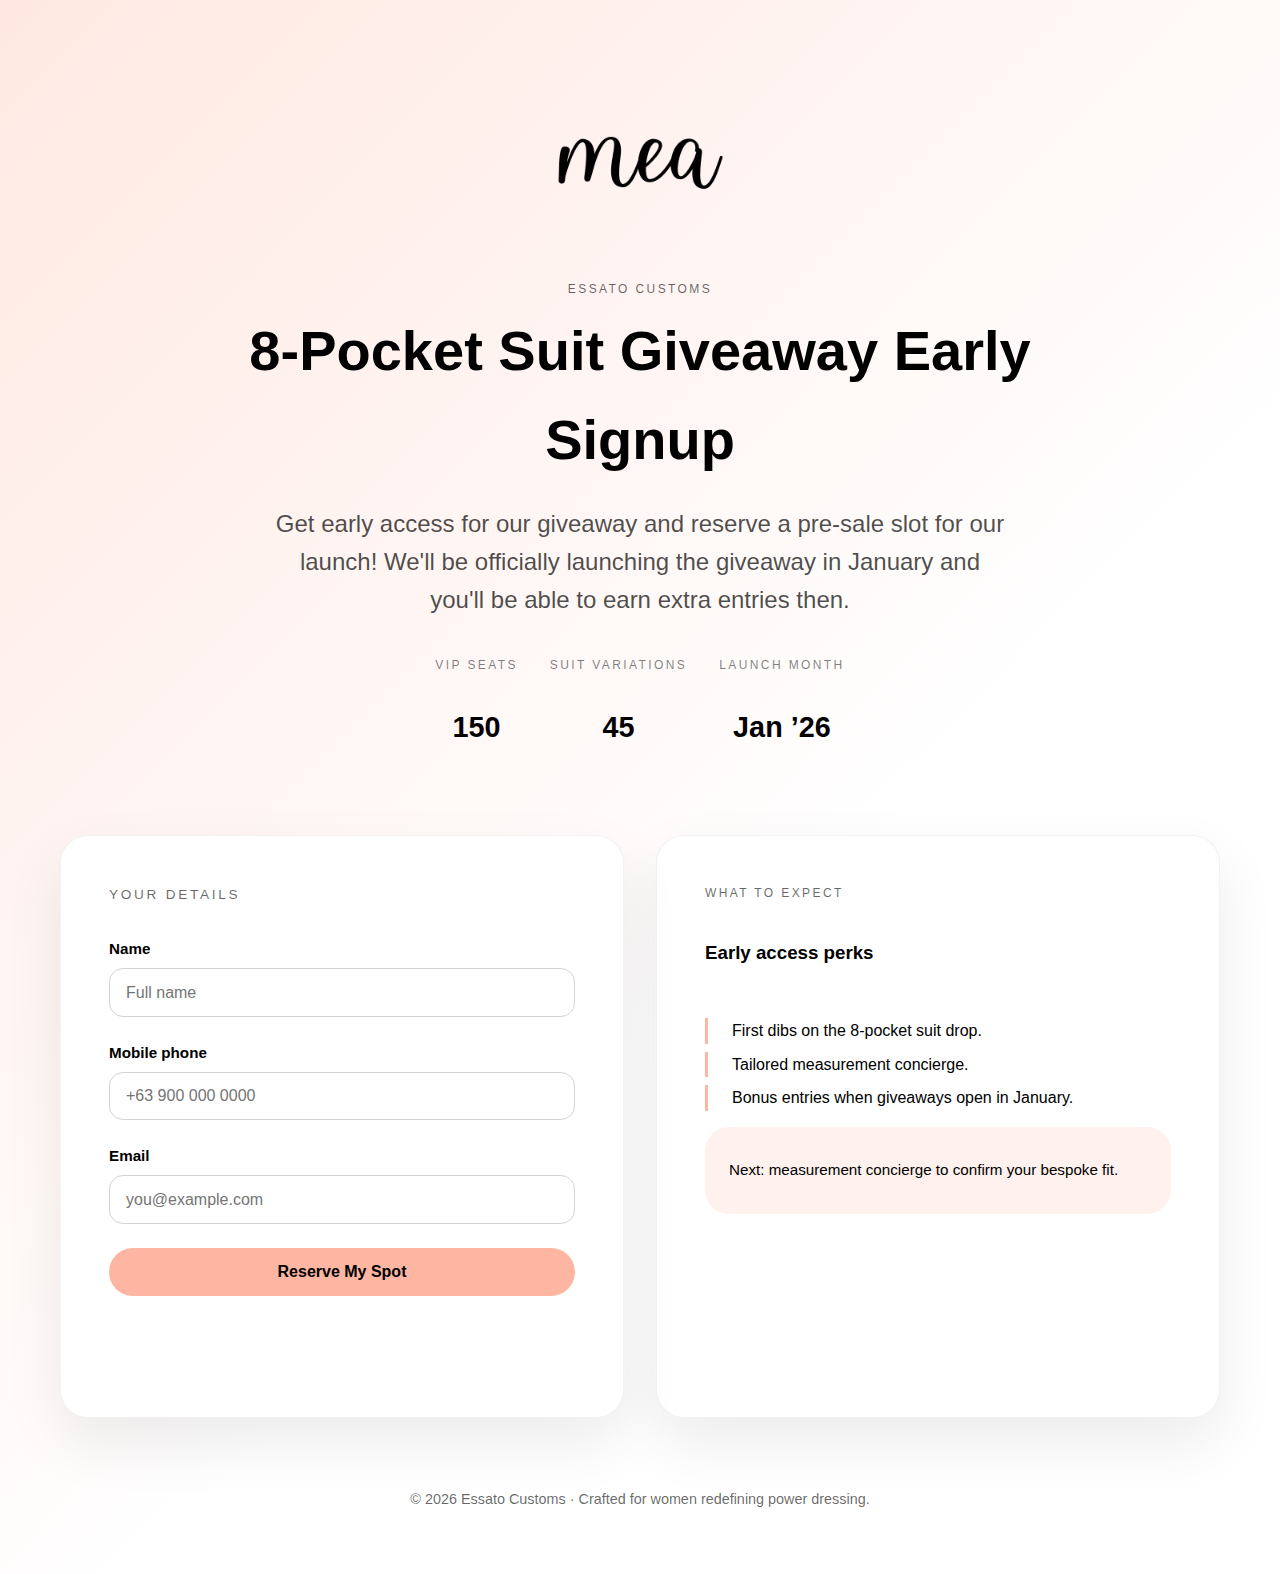
<file: index.html>
<!DOCTYPE html>
<html lang="en">
<head>
  <meta charset="UTF-8">
  <meta http-equiv="refresh" content="0; url=page1.html">
  <title>Essato Customs Lead Funnel</title>
  <link rel="canonical" href="page1.html">
</head>
<body>
  <p>Redirecting to <a href="page1.html">page1.html</a>…</p>
</body>
</html>
</file>
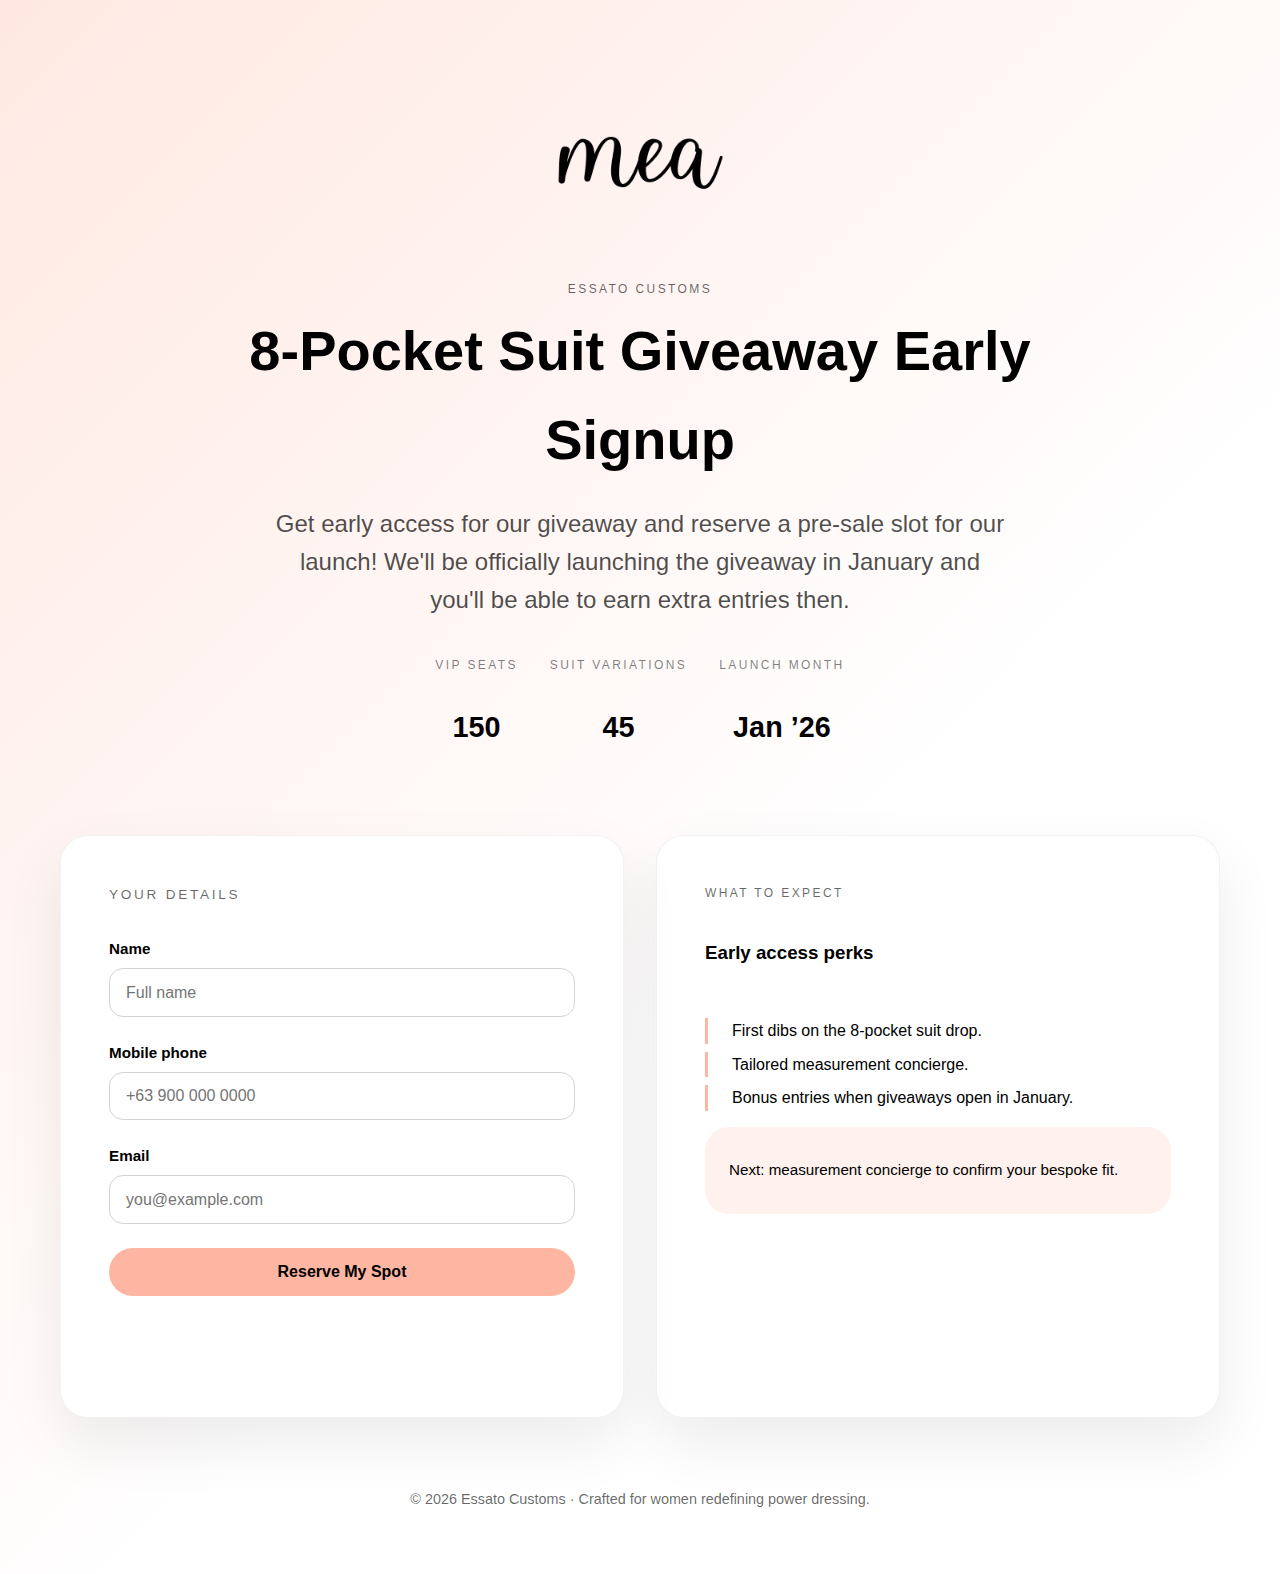
<file: page1.html>
<!DOCTYPE html>
<html lang="en">
<head>
  <meta charset="UTF-8">
  <meta name="viewport" content="width=device-width, initial-scale=1.0">
  <title>8-Pocket Suit Giveaway | Early Signup</title>
  <link rel="preconnect" href="https://fonts.googleapis.com">
  <link rel="preconnect" href="https://fonts.gstatic.com" crossorigin>
  <link href="https://fonts.googleapis.com/css2?family=Inter:wght@400;500;600&display=swap" rel="stylesheet">
  <link rel="stylesheet" href="style.css">
  <script defer src="script.js"></script>
</head>
<body data-page="page1">
  <header class="hero hero--centered">
    <div class="hero__content">
      <img src="LOGO.png" alt="Essato Customs" class="logo">
      <p class="eyebrow">Essato Customs</p>
      <h1>8-Pocket Suit Giveaway Early Signup</h1>
      <h2>Get early access for our giveaway and reserve a pre-sale slot for our launch! We'll be officially launching the giveaway in January and you'll be able to earn extra entries then.</h2>
      <div class="metrics">
        <div>
          <p class="metrics__label">VIP Seats</p>
          <p class="metrics__value">150</p>
        </div>
        <div>
          <p class="metrics__label">Suit Variations</p>
          <p class="metrics__value">45</p>
        </div>
        <div>
          <p class="metrics__label">Launch Month</p>
          <p class="metrics__value">Jan ’26</p>
        </div>
      </div>
    </div>
  </header>

  <main class="section section--card">
    <div class="layout layout--two">
      <form id="lead-form" class="form card form-card">
        <div class="floating-title">Your details</div>
        <div class="form__field">
          <label for="name">Name</label>
          <input id="name" name="name" type="text" required placeholder="Full name">
        </div>
        <div class="form__field">
          <label for="phone">Mobile phone</label>
          <input id="phone" name="phone" type="tel" required placeholder="+63 900 000 0000" pattern="^[0-9+\\-()\\s]{7,}$">
        </div>
        <div class="form__field">
          <label for="email">Email</label>
          <input id="email" name="email" type="email" required placeholder="you@example.com">
        </div>
        <button type="submit" class="btn">Reserve My Spot</button>
        <p class="form__status" id="lead-status" role="status" aria-live="polite"></p>
      </form>

      <aside class="info-panel card">
        <p class="eyebrow">What to expect</p>
        <h3>Early access perks</h3>
        <ul class="list list--accent">
          <li>First dibs on the 8-pocket suit drop.</li>
          <li>Tailored measurement concierge.</li>
          <li>Bonus entries when giveaways open in January.</li>
        </ul>
        <div class="pill">
          <p>Next: measurement concierge to confirm your bespoke fit.</p>
        </div>
      </aside>
    </div>
  </main>

  <footer class="footer">
    <p>© <span id="year"></span> Essato Customs · Crafted for women redefining power dressing.</p>
  </footer>
</body>
</html>
</file>
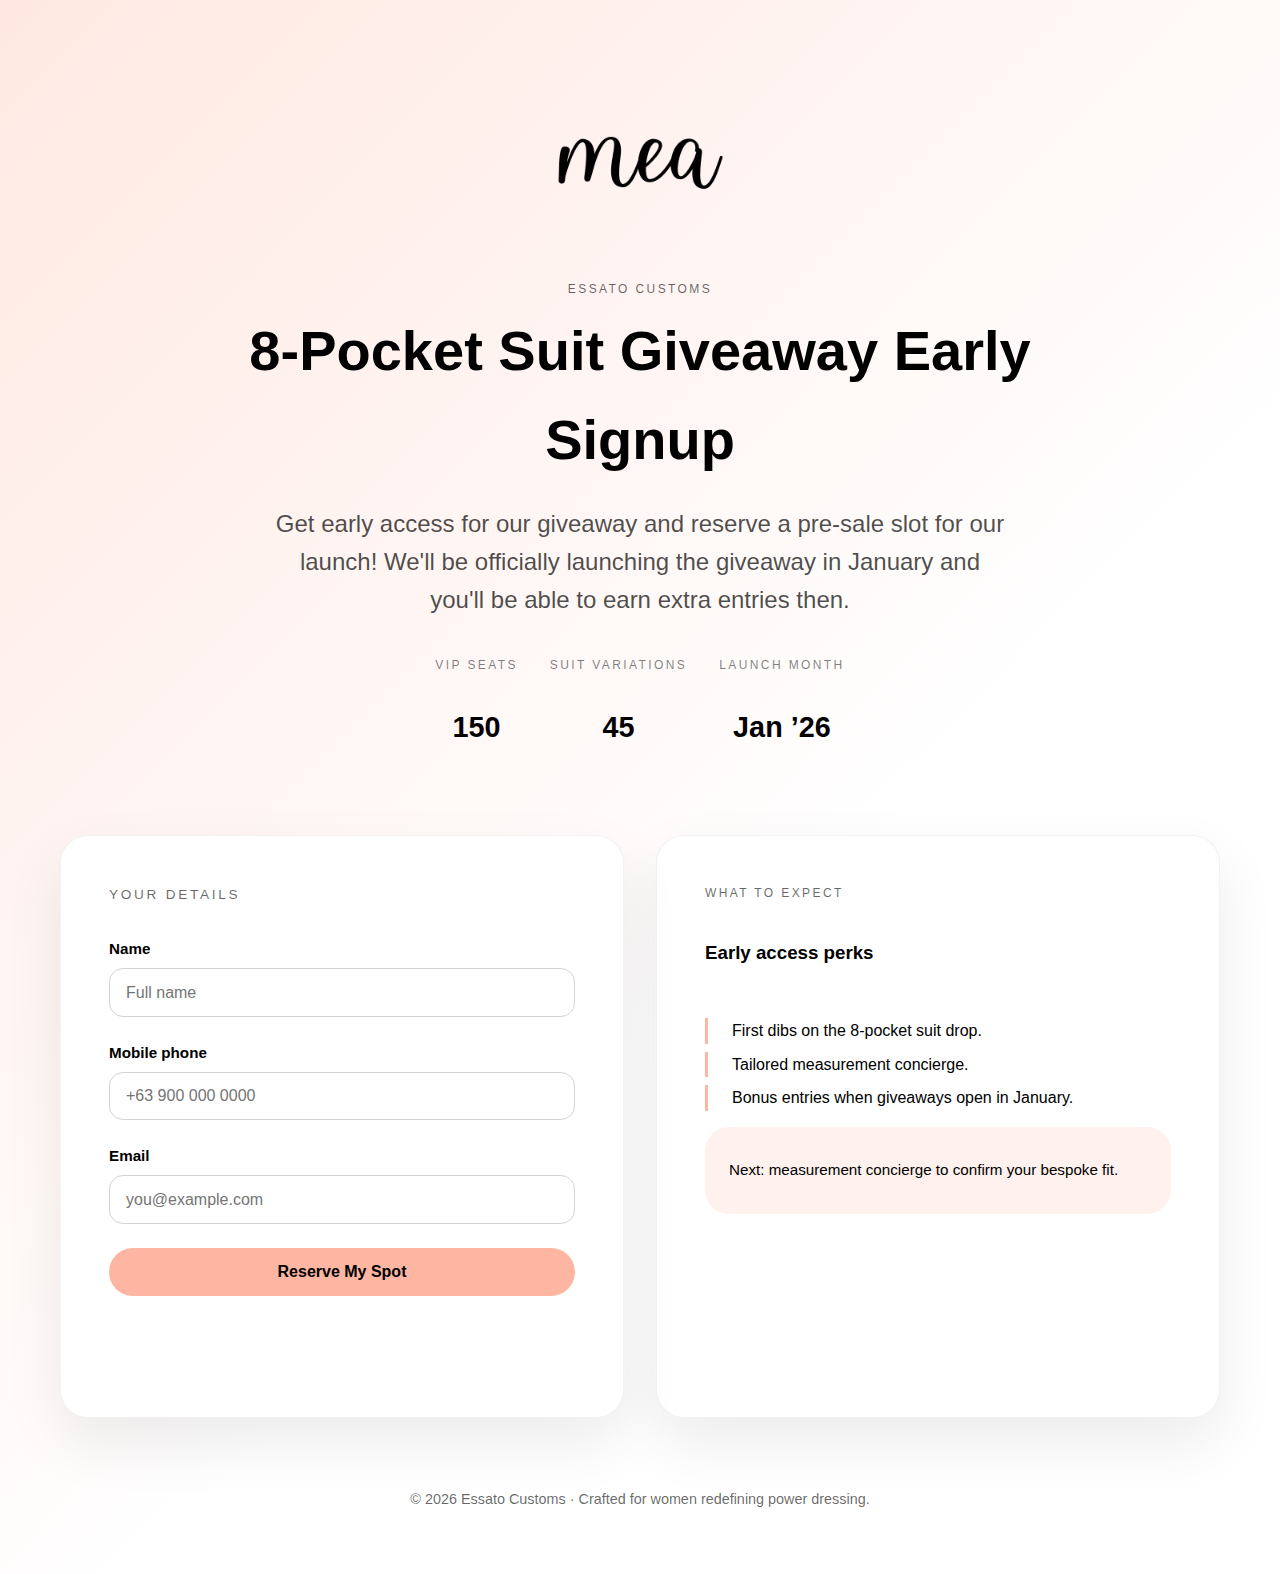
<file: page2.html>
<!DOCTYPE html>
<html lang="en">
<head>
  <meta charset="UTF-8">
  <meta name="viewport" content="width=device-width, initial-scale=1.0">
  <title>Essato Customs | Measurement Form</title>
  <link rel="preconnect" href="https://fonts.googleapis.com">
  <link rel="preconnect" href="https://fonts.gstatic.com" crossorigin>
  <link href="https://fonts.googleapis.com/css2?family=Inter:wght@400;500;600&display=swap" rel="stylesheet">
  <link rel="stylesheet" href="style.css">
  <script defer src="script.js"></script>
</head>
<body data-page="page2">
  <header class="hero hero--centered hero--subtle">
    <div class="hero__content">
      <p class="eyebrow">Step 2 · Measurements</p>
      <h1>Early Access: Find Your Size</h1>
      <p class="lead">When we launch, we'll have a limited supply of suits to sell. You'll want to have your size ready. Grab a measuring tape and follow the guide to take your measurements!</p>
    </div>
  </header>

  <main class="section section--card">
    <div class="layout layout--two">
      <form id="measurement-form" class="form card form-card">
        <div class="floating-title">Measurements</div>
        <div class="grid grid--two">
          <div class="form__field">
            <label for="bust">Bust (inches)</label>
            <input id="bust" name="bust" type="number" min="20" max="80" step="0.25" required placeholder="e.g. 35.5">
          </div>
          <div class="form__field">
            <label for="naturalWaist">Natural Waist (inches)</label>
            <input id="naturalWaist" name="naturalWaist" type="number" min="20" max="80" step="0.25" required>
          </div>
          <div class="form__field">
            <label for="pantWaist">Pant Waist (Mid Rise) (inches)</label>
            <input id="pantWaist" name="pantWaist" type="number" min="20" max="80" step="0.25" required>
          </div>
          <div class="form__field">
            <label for="hip">Hip (inches)</label>
            <input id="hip" name="hip" type="number" min="20" max="90" step="0.25" required>
          </div>
          <div class="form__field">
            <label for="thigh">Thigh (inches)</label>
            <input id="thigh" name="thigh" type="number" min="15" max="40" step="0.25" required>
          </div>
        </div>

        <div class="grid grid--two">
          <div class="form__field">
            <label for="jacketLength">Jacket Length Preference</label>
            <select id="jacketLength" name="jacketLength" required>
              <option value="" disabled selected>Select option</option>
              <option>Extra Long</option>
              <option>Long</option>
              <option>Regular</option>
              <option>Short</option>
              <option>Extra Short</option>
            </select>
          </div>
          <div class="form__field">
            <label for="jacketWidth">Jacket Width Preference</label>
            <select id="jacketWidth" name="jacketWidth" required>
              <option value="" disabled selected>Select option</option>
              <option>Extra Loose</option>
              <option>Loose</option>
              <option>Regular</option>
              <option>Slim</option>
              <option>Extra Slim</option>
            </select>
          </div>
          <div class="form__field">
            <label for="pantsLength">Pants Length Preference</label>
            <select id="pantsLength" name="pantsLength" required>
              <option value="" disabled selected>Select option</option>
              <option>Extra Long</option>
              <option>Long</option>
              <option>Regular</option>
              <option>Short</option>
              <option>Extra Short</option>
            </select>
          </div>
          <div class="form__field">
            <label for="pantsWidth">Pants Width Preference</label>
            <select id="pantsWidth" name="pantsWidth" required>
              <option value="" disabled selected>Select option</option>
              <option>Extra Loose</option>
              <option>Loose</option>
              <option>Regular</option>
              <option>Slim</option>
              <option>Extra Slim</option>
            </select>
          </div>
        </div>

        <div class="form__field">
          <label for="notes">Fit Notes (optional)</label>
          <textarea id="notes" name="notes" rows="3" placeholder="Anything you'd like us to know?"></textarea>
        </div>

        <button type="submit" class="btn">Save My Measurements</button>
        <p class="form__status" id="measurement-status" role="status" aria-live="polite"></p>
      </form>

      <aside class="info-panel card info-panel--stacked">
        <p class="eyebrow">Measurement guide</p>
        <img src="measurement guide.png" alt="Measurement guide showing where to measure" class="measurement-guide-img">
        <div class="tip-card">
          <p class="tip-card__title">Bust</p>
          <p>Measure around the fullest part while keeping tape parallel to the floor.</p>
        </div>
        <div class="tip-card">
          <p class="tip-card__title">Natural Waist</p>
          <p>Wrap the tape around the smallest point (usually above the belly button).</p>
        </div>
        <div class="tip-card">
          <p class="tip-card__title">Hip</p>
          <p>Measure the widest part of your hips and seat with feet together.</p>
        </div>
        <div class="pill">
          <p>Round to the nearest quarter inch—we’ll perfect the rest.</p>
        </div>
      </aside>
    </div>
  </main>

  <footer class="footer">
    <p>Questions? Email us at <a href="mailto:hello@essatocustoms.com">hello@essatocustoms.com</a></p>
  </footer>
</body>
</html>
</file>
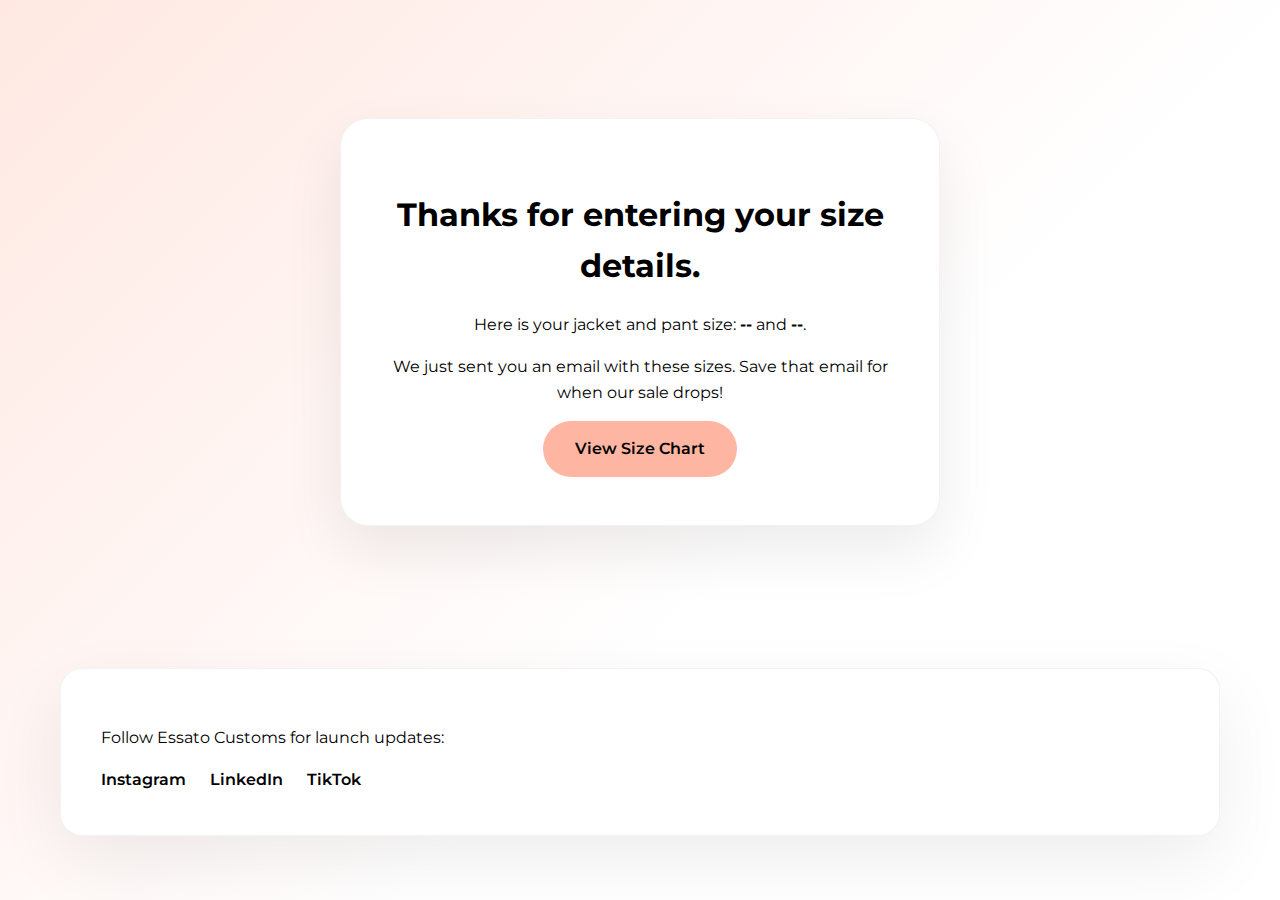
<file: thanks.html>
<!DOCTYPE html>
<html lang="en">
<head>
  <meta charset="UTF-8">
  <meta name="viewport" content="width=device-width, initial-scale=1.0">
  <title>Thank You | Essato Customs</title>
  <link rel="preconnect" href="https://fonts.googleapis.com">
  <link rel="preconnect" href="https://fonts.gstatic.com" crossorigin>
  <link href="https://fonts.googleapis.com/css2?family=Montserrat:wght@400;500;600&display=swap" rel="stylesheet">
  <link rel="stylesheet" href="style.css">
  <script defer src="script.js"></script>
</head>
<body data-page="thanks">
  <main class="section section--center">
    <div class="card card--soft">
      <h1>Thanks for entering your size details.</h1>
      <p>Here is your jacket and pant size: <strong id="jacket-size-display">--</strong> and <strong id="pant-size-display">--</strong>.</p>
      <p>We just sent you an email with these sizes. Save that email for when our sale drops!</p>
      <a class="btn" id="size-chart-link" href="https://example.com/size-chart" target="_blank" rel="noreferrer">View Size Chart</a>
    </div>
  </main>

  <section class="section section--highlight">
    <div class="section__content">
      <p>Follow Essato Customs for launch updates:</p>
      <div class="socials">
        <a href="https://instagram.com" target="_blank" rel="noreferrer">Instagram</a>
        <a href="https://www.linkedin.com" target="_blank" rel="noreferrer">LinkedIn</a>
        <a href="https://www.tiktok.com" target="_blank" rel="noreferrer">TikTok</a>
      </div>
    </div>
  </section>
</body>
</html>
</file>
<file: style.css>
:root {
  --soft-pink: #FFE8E2;
  --accent: #FEB6A3;
  --white: #FFFFFF;
  --black: #000000;
  --grey: #D3D3D3;
  --font-sans: 'Montserrat', sans-serif;
}

*,
*::before,
*::after {
  box-sizing: border-box;
}

body {
  margin: 0;
  font-family: var(--font-sans);
  color: var(--black);
  background: linear-gradient(135deg, #FFE8E2 0%, #FFFFFF 60%);
  line-height: 1.6;
  min-height: 100vh;
  display: flex;
  flex-direction: column;
}

img {
  max-width: 100%;
  display: block;
}

a {
  color: var(--black);
  text-decoration: none;
  font-weight: 500;
}

header,
main,
section {
  width: min(1160px, 92vw);
  margin: 0 auto;
}

@media (max-width: 640px) {
  header,
  main,
  section {
    width: min(95vw, 600px);
  }
}

.hero {
  padding: 3.5rem 0 2rem;
  display: flex;
  align-items: flex-start;
  justify-content: space-between;
  gap: 2rem;
}

.hero--split {
  flex-wrap: wrap;
}

.hero--centered {
  flex-direction: column;
  align-items: center;
  text-align: center;
}

.hero--centered .hero__content {
  max-width: 800px;
  width: 100%;
}

.hero--subtle {
  padding-bottom: 1rem;
}

.hero__content h1 {
  font-size: clamp(2.4rem, 5vw, 3.5rem);
  margin: 0.4rem 0;
}

.hero__content h2,
.hero__content .lead {
  font-weight: 400;
  color: rgba(0, 0, 0, 0.7);
  max-width: 46rem;
  margin-left: auto;
  margin-right: auto;
}

.hero__badge {
  background: rgba(255, 232, 226, 0.9);
  border: 1px solid rgba(0, 0, 0, 0.08);
  border-radius: 20px;
  padding: 1.5rem;
  min-width: 220px;
  box-shadow: 0 20px 45px rgba(0, 0, 0, 0.08);
}

.hero__badge span {
  font-size: 0.8rem;
  letter-spacing: 0.2em;
  text-transform: uppercase;
}

.hero__badge--muted {
  background: rgba(255, 255, 255, 0.9);
}

.metrics {
  display: flex;
  gap: 2rem;
  margin-top: 1.5rem;
  flex-wrap: wrap;
  justify-content: center;
}

.metrics__label {
  text-transform: uppercase;
  font-size: 0.75rem;
  letter-spacing: 0.2em;
  margin-bottom: 0.4rem;
  color: rgba(0, 0, 0, 0.5);
}

.metrics__value {
  font-size: 1.8rem;
  font-weight: 600;
}

.logo {
  max-width: 200px;
  height: auto;
  margin: 0 auto 1.5rem;
  display: block;
}

@media (max-width: 640px) {
  .logo {
    max-width: 150px;
    margin-bottom: 1rem;
  }
}

.eyebrow {
  text-transform: uppercase;
  letter-spacing: 0.2em;
  font-size: 0.75rem;
  color: rgba(0, 0, 0, 0.6);
  margin: 0;
}

.section {
  padding: 1.5rem 0;
}

.section--card {
  flex: 1;
}

.section--center {
  flex: 1;
  display: flex;
  align-items: center;
  justify-content: center;
  width: 100%;
}

.section--highlight {
  background: transparent;
  padding-bottom: 4rem;
}

.section__content {
  background: var(--white);
  border: 1px solid rgba(0, 0, 0, 0.05);
  border-radius: 22px;
  padding: 2.5rem;
  box-shadow: 0 25px 70px rgba(0, 0, 0, 0.07);
}

.layout {
  display: grid;
  gap: 2rem;
}

.layout--two {
  grid-template-columns: repeat(auto-fit, minmax(280px, 1fr));
}

.card {
  background: var(--white);
  border-radius: 28px;
  border: 1px solid rgba(0, 0, 0, 0.05);
  padding: clamp(1.5rem, 4vw, 3rem);
  box-shadow: 0 25px 60px rgba(0, 0, 0, 0.08);
}

.card--soft {
  text-align: center;
  width: min(600px, 90vw);
}

.lead {
  color: rgba(0, 0, 0, 0.7);
  font-size: 1.05rem;
}

.form-card {
  position: relative;
  overflow: hidden;
}

.floating-title {
  font-size: 0.85rem;
  letter-spacing: 0.2em;
  text-transform: uppercase;
  color: rgba(0, 0, 0, 0.6);
  margin-bottom: 0.5rem;
}

.floating-title--center {
  text-align: center;
}

.form {
  display: flex;
  flex-direction: column;
  gap: 1.5rem;
}

.form__field {
  display: flex;
  flex-direction: column;
  gap: 0.4rem;
}

label {
  font-size: 0.95rem;
  font-weight: 600;
}

input,
textarea,
select {
  border: 1px solid var(--grey);
  border-radius: 14px;
  padding: 0.9rem 1rem;
  font-size: 1rem;
  font-family: var(--font-sans);
  background: var(--white);
  transition: border 0.2s ease, box-shadow 0.2s ease;
}

input:focus,
textarea:focus,
select:focus {
  outline: none;
  border-color: var(--black);
  box-shadow: 0 0 0 2px rgba(0, 0, 0, 0.1);
}

.btn {
  border: none;
  border-radius: 999px;
  padding: 0.95rem 2rem;
  font-size: 1rem;
  font-weight: 600;
  background: var(--accent);
  color: var(--black);
  cursor: pointer;
  transition: transform 0.2s ease, box-shadow 0.2s ease;
  text-align: center;
  display: inline-flex;
  align-items: center;
  justify-content: center;
}

.btn:hover,
.btn:focus-visible {
  transform: translateY(-1px);
  box-shadow: 0 14px 30px rgba(0, 0, 0, 0.15);
}

.btn:disabled {
  opacity: 0.6;
  cursor: not-allowed;
  box-shadow: none;
}

.form__status {
  min-height: 1.25rem;
  font-size: 0.9rem;
  color: rgba(0, 0, 0, 0.7);
}

.list {
  list-style: none;
  padding: 0;
  margin: 1rem 0 0;
  display: flex;
  flex-direction: column;
  gap: 0.5rem;
}

.list--accent li {
  border-left: 3px solid var(--accent);
  padding-left: 1rem;
}

.list--accent li::before {
  display: none;
}

.list li {
  padding-left: 1.5rem;
  position: relative;
}

.list li::before {
  content: '';
  position: absolute;
  left: 0;
  top: 0.6rem;
  width: 0.5rem;
  height: 0.5rem;
  border-radius: 50%;
  background: var(--accent);
}

.grid {
  display: grid;
  gap: 1.2rem;
}

.grid--two {
  grid-template-columns: repeat(auto-fit, minmax(220px, 1fr));
}

.info-panel {
  display: flex;
  flex-direction: column;
  gap: 1rem;
}

.measurement-guide-img {
  width: 100%;
  max-width: 100%;
  height: auto;
  border-radius: 12px;
  margin: 1rem 0;
  display: block;
}

.info-panel--stacked {
  gap: 1.2rem;
}

.pill {
  background: rgba(254, 182, 163, 0.18);
  border-radius: 24px;
  padding: 1rem 1.5rem;
  font-size: 0.95rem;
}

.tip-card {
  border: 1px dashed rgba(0, 0, 0, 0.15);
  border-radius: 18px;
  padding: 1rem 1.2rem;
}

.tip-card__title {
  font-weight: 600;
  margin-bottom: 0.3rem;
}

.tips p {
  margin: 0.4rem 0;
  color: rgba(0, 0, 0, 0.75);
}

.footer {
  text-align: center;
  padding: 2rem 0 3rem;
  font-size: 0.9rem;
  color: rgba(0, 0, 0, 0.6);
}

.socials {
  display: flex;
  gap: 1.5rem;
  flex-wrap: wrap;
  margin-top: 1rem;
}

.socials a {
  font-weight: 600;
  border-bottom: 1px solid transparent;
  padding-bottom: 0.1rem;
}

.socials a:hover {
  border-color: var(--black);
}

.section--center .card {
  width: min(600px, 90vw);
}

.size-display {
  font-weight: 600;
}

.size-pill {
  display: grid;
  grid-template-columns: repeat(auto-fit, minmax(140px, 1fr));
  border: 1px solid rgba(0, 0, 0, 0.05);
  border-radius: 30px;
  padding: 1.2rem;
  margin: 1rem 0 1.5rem;
  background: rgba(255, 232, 226, 0.4);
  gap: 1rem;
}

.size-pill__label {
  text-transform: uppercase;
  letter-spacing: 0.1em;
  font-size: 0.75rem;
  margin-bottom: 0.2rem;
}

.size-pill__value {
  font-size: 1.6rem;
  font-weight: 600;
}

@media (max-width: 640px) {
  .hero {
    padding: 2.5rem 0 1.5rem;
  }

  .card {
    padding: 1.5rem;
  }

  .socials {
    flex-direction: column;
    gap: 0.5rem;
  }
}
</file>
